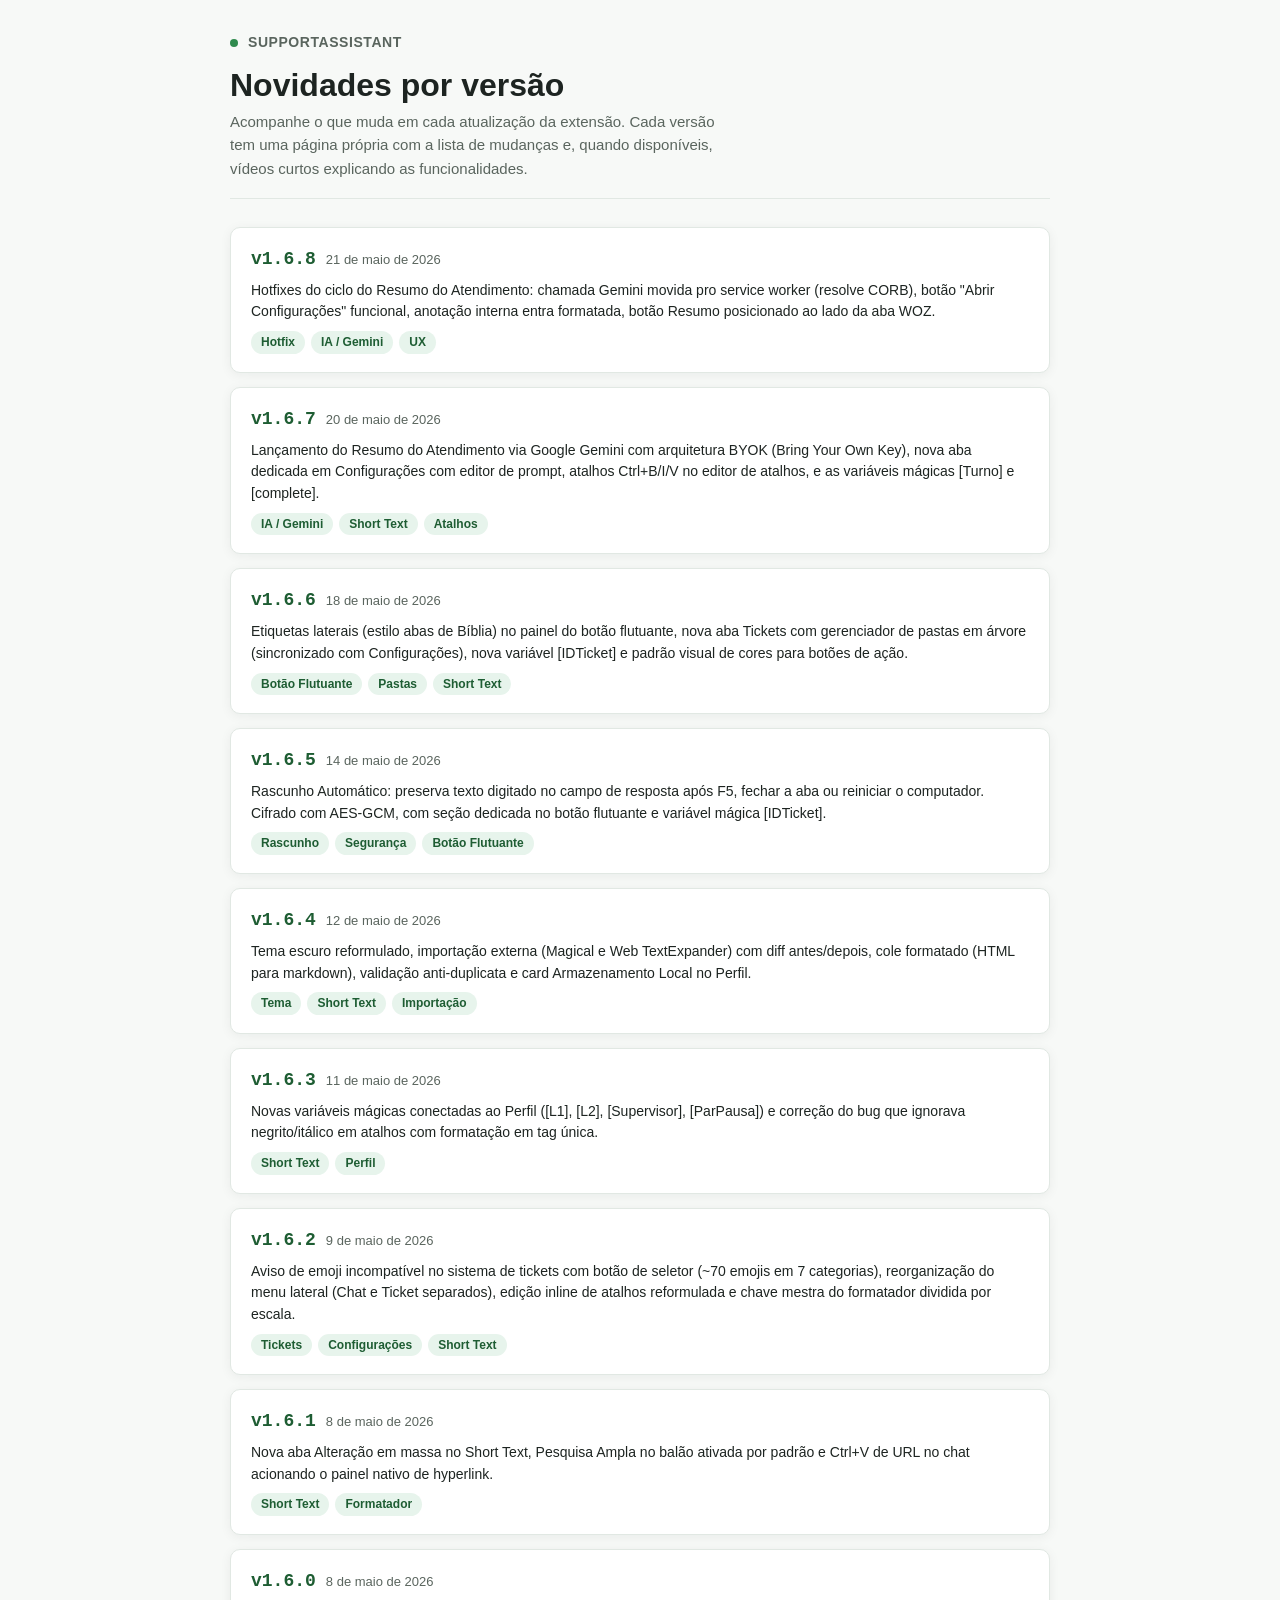
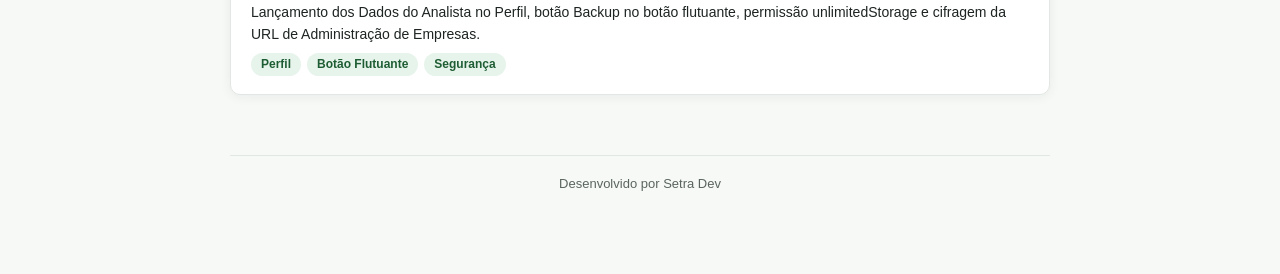
<file: index.html>
<!DOCTYPE html>
<html lang="pt-BR">
<head>
    <meta charset="UTF-8">
    <meta name="viewport" content="width=device-width, initial-scale=1.0">
    <title>SupportAssistant: Novidades</title>
    <meta name="description" content="Veja as novidades de cada versão do SupportAssistant, com vídeos explicativos das funcionalidades.">
    <link rel="stylesheet" href="assets/style.css">
</head>
<body>
    <main class="wrap">
        <header class="site-header">
            <div class="brand"><span class="dot"></span> SupportAssistant</div>
            <h1>Novidades por versão</h1>
            <p class="lead">Acompanhe o que muda em cada atualização da extensão. Cada versão tem uma página própria com a lista de mudanças e, quando disponíveis, vídeos curtos explicando as funcionalidades.</p>
        </header>

        <section class="versions">

            <a class="version-card" href="v1.6.8/">
                <div class="v-row">
                    <span class="v-num">v1.6.8</span>
                    <span class="v-date">21 de maio de 2026</span>
                </div>
                <p class="v-summary">Hotfixes do ciclo do Resumo do Atendimento: chamada Gemini movida pro service worker (resolve CORB), botão "Abrir Configurações" funcional, anotação interna entra formatada, botão Resumo posicionado ao lado da aba WOZ.</p>
                <div class="v-tags">
                    <span class="v-tag">Hotfix</span>
                    <span class="v-tag">IA / Gemini</span>
                    <span class="v-tag">UX</span>
                </div>
            </a>

            <a class="version-card" href="v1.6.7/">
                <div class="v-row">
                    <span class="v-num">v1.6.7</span>
                    <span class="v-date">20 de maio de 2026</span>
                </div>
                <p class="v-summary">Lançamento do Resumo do Atendimento via Google Gemini com arquitetura BYOK (Bring Your Own Key), nova aba dedicada em Configurações com editor de prompt, atalhos Ctrl+B/I/V no editor de atalhos, e as variáveis mágicas [Turno] e [complete].</p>
                <div class="v-tags">
                    <span class="v-tag">IA / Gemini</span>
                    <span class="v-tag">Short Text</span>
                    <span class="v-tag">Atalhos</span>
                </div>
            </a>

            <a class="version-card" href="v1.6.6/">
                <div class="v-row">
                    <span class="v-num">v1.6.6</span>
                    <span class="v-date">18 de maio de 2026</span>
                </div>
                <p class="v-summary">Etiquetas laterais (estilo abas de Bíblia) no painel do botão flutuante, nova aba Tickets com gerenciador de pastas em árvore (sincronizado com Configurações), nova variável [IDTicket] e padrão visual de cores para botões de ação.</p>
                <div class="v-tags">
                    <span class="v-tag">Botão Flutuante</span>
                    <span class="v-tag">Pastas</span>
                    <span class="v-tag">Short Text</span>
                </div>
            </a>

            <a class="version-card" href="v1.6.5/">
                <div class="v-row">
                    <span class="v-num">v1.6.5</span>
                    <span class="v-date">14 de maio de 2026</span>
                </div>
                <p class="v-summary">Rascunho Automático: preserva texto digitado no campo de resposta após F5, fechar a aba ou reiniciar o computador. Cifrado com AES-GCM, com seção dedicada no botão flutuante e variável mágica [IDTicket].</p>
                <div class="v-tags">
                    <span class="v-tag">Rascunho</span>
                    <span class="v-tag">Segurança</span>
                    <span class="v-tag">Botão Flutuante</span>
                </div>
            </a>

            <a class="version-card" href="v1.6.4/">
                <div class="v-row">
                    <span class="v-num">v1.6.4</span>
                    <span class="v-date">12 de maio de 2026</span>
                </div>
                <p class="v-summary">Tema escuro reformulado, importação externa (Magical e Web TextExpander) com diff antes/depois, cole formatado (HTML para markdown), validação anti-duplicata e card Armazenamento Local no Perfil.</p>
                <div class="v-tags">
                    <span class="v-tag">Tema</span>
                    <span class="v-tag">Short Text</span>
                    <span class="v-tag">Importação</span>
                </div>
            </a>

            <a class="version-card" href="v1.6.3/">
                <div class="v-row">
                    <span class="v-num">v1.6.3</span>
                    <span class="v-date">11 de maio de 2026</span>
                </div>
                <p class="v-summary">Novas variáveis mágicas conectadas ao Perfil ([L1], [L2], [Supervisor], [ParPausa]) e correção do bug que ignorava negrito/itálico em atalhos com formatação em tag única.</p>
                <div class="v-tags">
                    <span class="v-tag">Short Text</span>
                    <span class="v-tag">Perfil</span>
                </div>
            </a>

            <a class="version-card" href="v1.6.2/">
                <div class="v-row">
                    <span class="v-num">v1.6.2</span>
                    <span class="v-date">9 de maio de 2026</span>
                </div>
                <p class="v-summary">Aviso de emoji incompatível no sistema de tickets com botão de seletor (~70 emojis em 7 categorias), reorganização do menu lateral (Chat e Ticket separados), edição inline de atalhos reformulada e chave mestra do formatador dividida por escala.</p>
                <div class="v-tags">
                    <span class="v-tag">Tickets</span>
                    <span class="v-tag">Configurações</span>
                    <span class="v-tag">Short Text</span>
                </div>
            </a>

            <a class="version-card" href="v1.6.1/">
                <div class="v-row">
                    <span class="v-num">v1.6.1</span>
                    <span class="v-date">8 de maio de 2026</span>
                </div>
                <p class="v-summary">Nova aba Alteração em massa no Short Text, Pesquisa Ampla no balão ativada por padrão e Ctrl+V de URL no chat acionando o painel nativo de hyperlink.</p>
                <div class="v-tags">
                    <span class="v-tag">Short Text</span>
                    <span class="v-tag">Formatador</span>
                </div>
            </a>

            <a class="version-card" href="v1.6.0/">
                <div class="v-row">
                    <span class="v-num">v1.6.0</span>
                    <span class="v-date">8 de maio de 2026</span>
                </div>
                <p class="v-summary">Lançamento dos Dados do Analista no Perfil, botão Backup no botão flutuante, permissão unlimitedStorage e cifragem da URL de Administração de Empresas.</p>
                <div class="v-tags">
                    <span class="v-tag">Perfil</span>
                    <span class="v-tag">Botão Flutuante</span>
                    <span class="v-tag">Segurança</span>
                </div>
            </a>

        </section>

        <footer class="site-footer">
            Desenvolvido por <a href="https://setradev.com" target="_blank" rel="noopener">Setra Dev</a>
        </footer>
    </main>
</body>
</html>
</file>
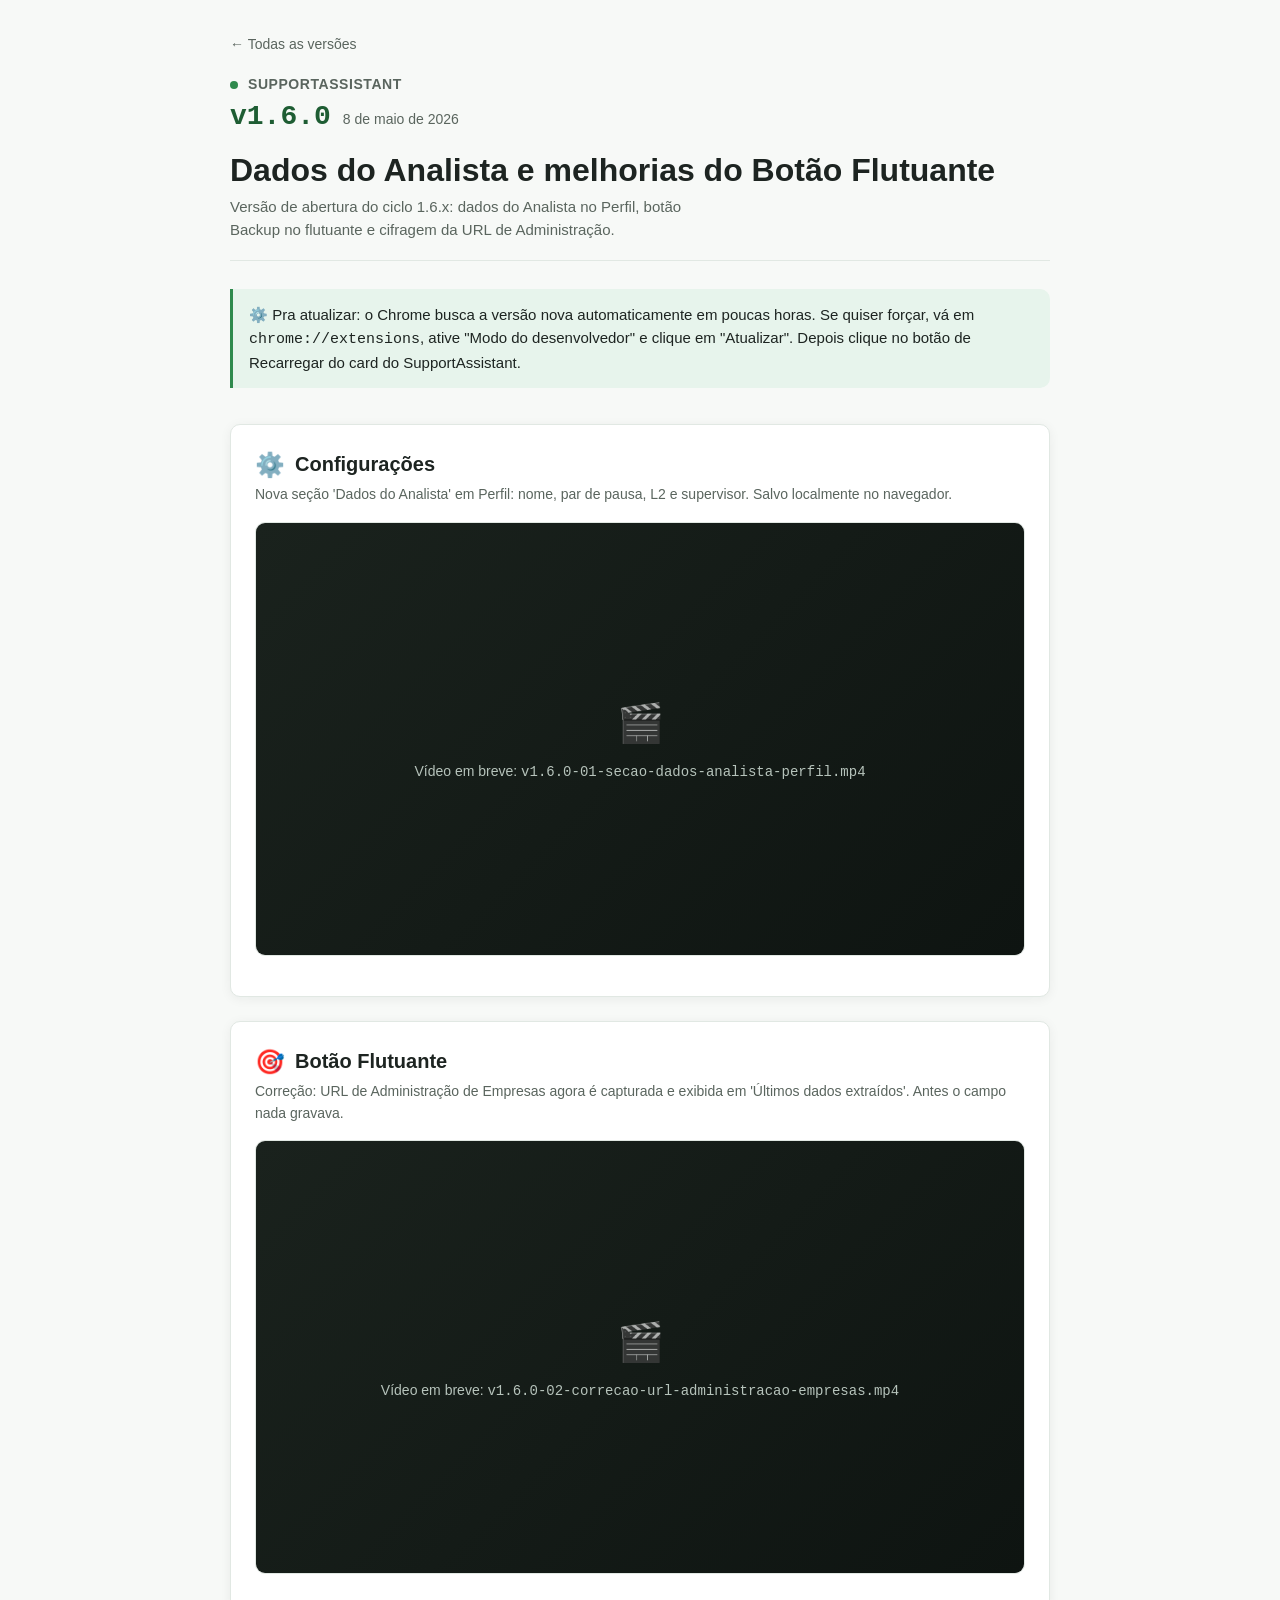
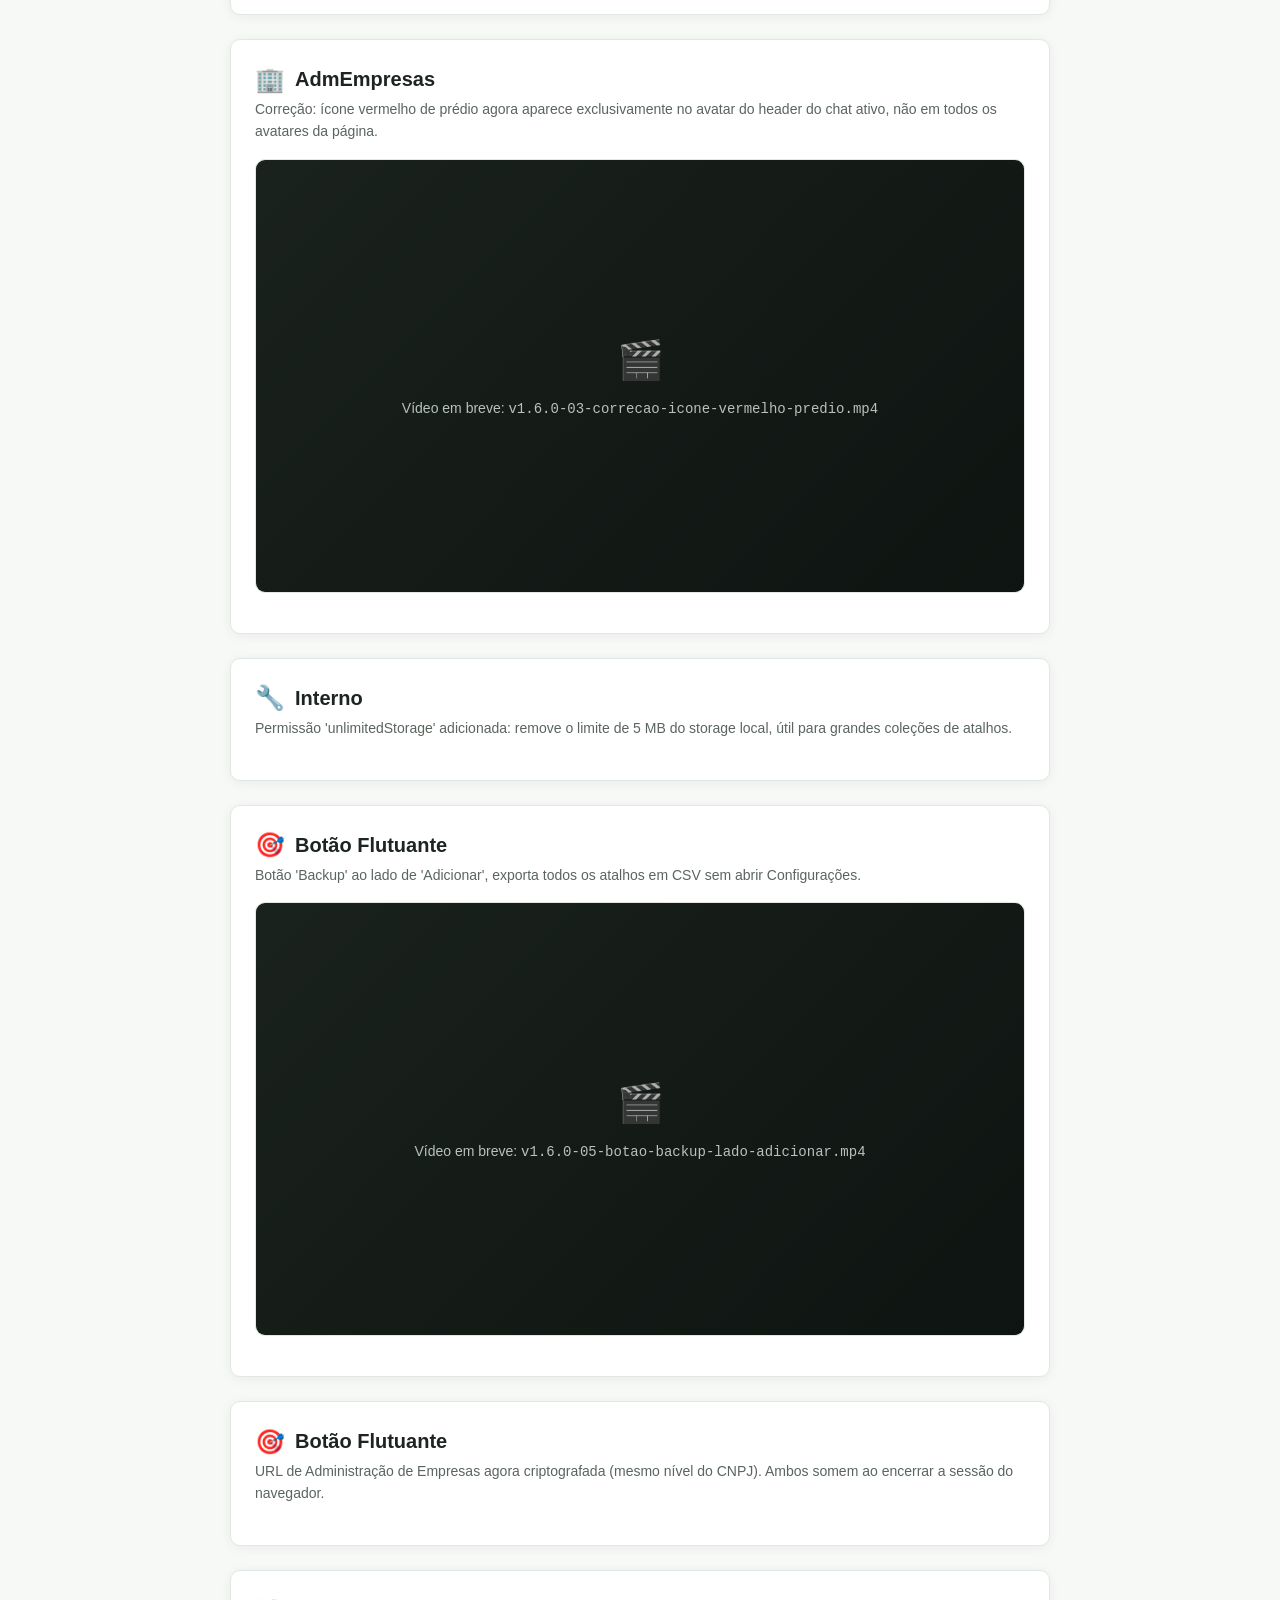
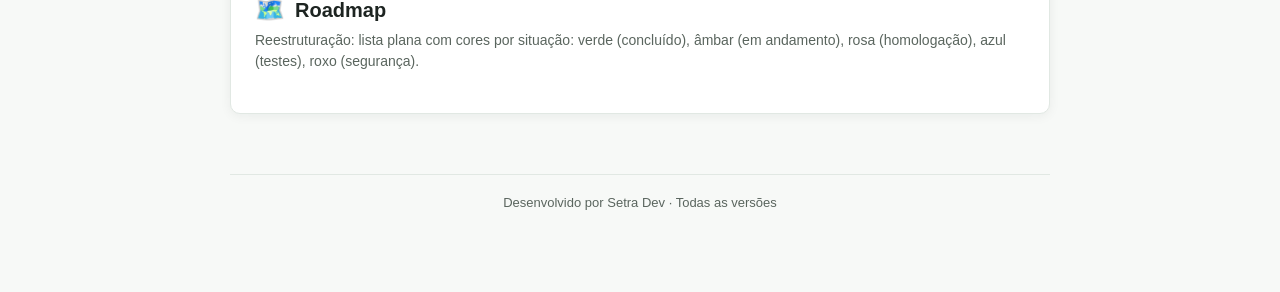
<file: v1.6.0/index.html>
<!DOCTYPE html>
<html lang="pt-BR">
<head>
    <meta charset="UTF-8">
    <meta name="viewport" content="width=device-width, initial-scale=1.0">
    <title>SupportAssistant v1.6.0: Novidades</title>
    <meta name="description" content="Versão de abertura do ciclo 1.6.x: dados do Analista no Perfil, botão Backup no flutuante e cifragem da URL de Administração.">
    <link rel="stylesheet" href="../assets/style.css">
</head>
<body>
    <main class="wrap">

        <a class="back-link" href="../">← Todas as versões</a>

        <header class="site-header">
            <div class="brand"><span class="dot"></span> SupportAssistant</div>
            <div class="version-meta">
                <span class="v-num-big">v1.6.0</span>
                <span class="v-date-big">8 de maio de 2026</span>
            </div>
            <h1>Dados do Analista e melhorias do Botão Flutuante</h1>
            <p class="lead">Versão de abertura do ciclo 1.6.x: dados do Analista no Perfil, botão Backup no flutuante e cifragem da URL de Administração.</p>
        </header>

        <div class="intro">
            ⚙️ Pra atualizar: o Chrome busca a versão nova automaticamente em poucas horas. Se quiser forçar, vá em <code>chrome://extensions</code>, ative "Modo do desenvolvedor" e clique em "Atualizar". Depois clique no botão de Recarregar do card do SupportAssistant.
        </div>

        <section class="feature">
            <h2><span class="icon">⚙️</span> Configurações</h2>
            <p class="feature-sub">Nova seção &#39;Dados do Analista&#39; em Perfil: nome, par de pausa, L2 e supervisor. Salvo localmente no navegador.</p>

            <div class="video-wrap">
                <video src="../assets/videos/v1.6.0-01-secao-dados-analista-perfil.mp4" autoplay muted loop playsinline></video>
                <div class="video-placeholder" hidden>
                    <div class="ph-icon">🎬</div>
                    <div>Vídeo em breve: <code>v1.6.0-01-secao-dados-analista-perfil.mp4</code></div>
                </div>
            </div>
        </section>

        <section class="feature">
            <h2><span class="icon">🎯</span> Botão Flutuante</h2>
            <p class="feature-sub">Correção: URL de Administração de Empresas agora é capturada e exibida em &#39;Últimos dados extraídos&#39;. Antes o campo nada gravava.</p>

            <div class="video-wrap">
                <video src="../assets/videos/v1.6.0-02-correcao-url-administracao-empresas.mp4" autoplay muted loop playsinline></video>
                <div class="video-placeholder" hidden>
                    <div class="ph-icon">🎬</div>
                    <div>Vídeo em breve: <code>v1.6.0-02-correcao-url-administracao-empresas.mp4</code></div>
                </div>
            </div>
        </section>

        <section class="feature">
            <h2><span class="icon">🏢</span> AdmEmpresas</h2>
            <p class="feature-sub">Correção: ícone vermelho de prédio agora aparece exclusivamente no avatar do header do chat ativo, não em todos os avatares da página.</p>

            <div class="video-wrap">
                <video src="../assets/videos/v1.6.0-03-correcao-icone-vermelho-predio.mp4" autoplay muted loop playsinline></video>
                <div class="video-placeholder" hidden>
                    <div class="ph-icon">🎬</div>
                    <div>Vídeo em breve: <code>v1.6.0-03-correcao-icone-vermelho-predio.mp4</code></div>
                </div>
            </div>
        </section>

        <section class="feature">
            <h2><span class="icon">🔧</span> Interno</h2>
            <p class="feature-sub">Permissão &#39;unlimitedStorage&#39; adicionada: remove o limite de 5 MB do storage local, útil para grandes coleções de atalhos.</p>
        </section>

        <section class="feature">
            <h2><span class="icon">🎯</span> Botão Flutuante</h2>
            <p class="feature-sub">Botão &#39;Backup&#39; ao lado de &#39;Adicionar&#39;, exporta todos os atalhos em CSV sem abrir Configurações.</p>

            <div class="video-wrap">
                <video src="../assets/videos/v1.6.0-05-botao-backup-lado-adicionar.mp4" autoplay muted loop playsinline></video>
                <div class="video-placeholder" hidden>
                    <div class="ph-icon">🎬</div>
                    <div>Vídeo em breve: <code>v1.6.0-05-botao-backup-lado-adicionar.mp4</code></div>
                </div>
            </div>
        </section>

        <section class="feature">
            <h2><span class="icon">🎯</span> Botão Flutuante</h2>
            <p class="feature-sub">URL de Administração de Empresas agora criptografada (mesmo nível do CNPJ). Ambos somem ao encerrar a sessão do navegador.</p>
        </section>

        <section class="feature">
            <h2><span class="icon">🗺️</span> Roadmap</h2>
            <p class="feature-sub">Reestruturação: lista plana com cores por situação: verde (concluído), âmbar (em andamento), rosa (homologação), azul (testes), roxo (segurança).</p>
        </section>

        <footer class="site-footer">
            Desenvolvido por <a href="https://setradev.com" target="_blank" rel="noopener">Setra Dev</a> · <a href="../">Todas as versões</a>
        </footer>

    </main>

    <!-- ─── Script: troca vídeo por placeholder se arquivo não existir ── -->
    <script>
        // Quando o MP4 ainda não foi gravado, o <video> falha no carregamento.
        // Esse handler troca o vídeo pelo placeholder "🎬 Vídeo em breve" sem
        // quebrar o layout da página.
        document.querySelectorAll('.feature .video-wrap').forEach(function (wrap) {
            var video = wrap.querySelector('video');
            var placeholder = wrap.querySelector('.video-placeholder');
            if (!video || !placeholder) return;

            function trocarParaPlaceholder() {
                video.style.display = 'none';
                placeholder.hidden = false;
            }

            video.addEventListener('error', trocarParaPlaceholder);
            // Alguns browsers não disparam 'error' quando o arquivo dá 404 num
            // <source> implícito. Fallback: se depois de 800ms o readyState
            // ainda for 0 (HAVE_NOTHING), assumimos que falhou.
            setTimeout(function () {
                if (video.readyState === 0 && video.networkState >= 3) {
                    trocarParaPlaceholder();
                }
            }, 800);
        });
    </script>
</body>
</html>
</file>
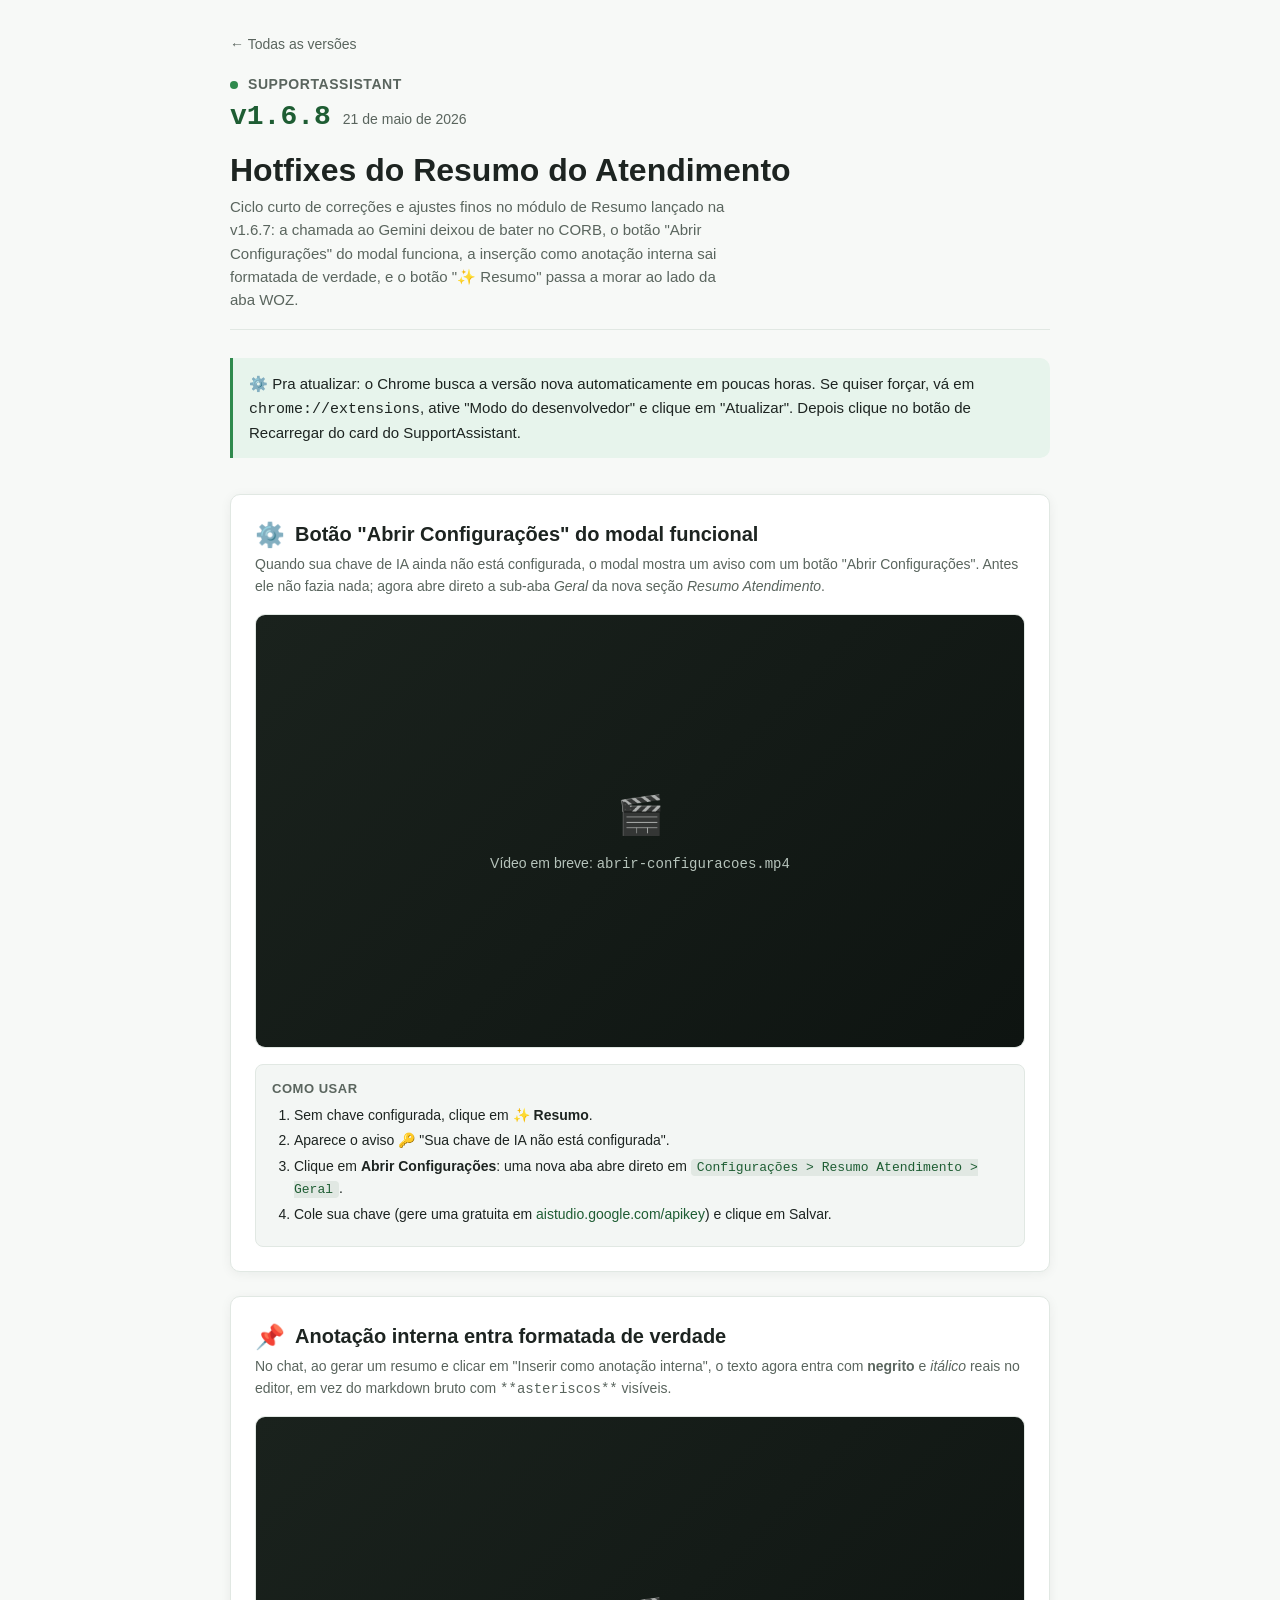
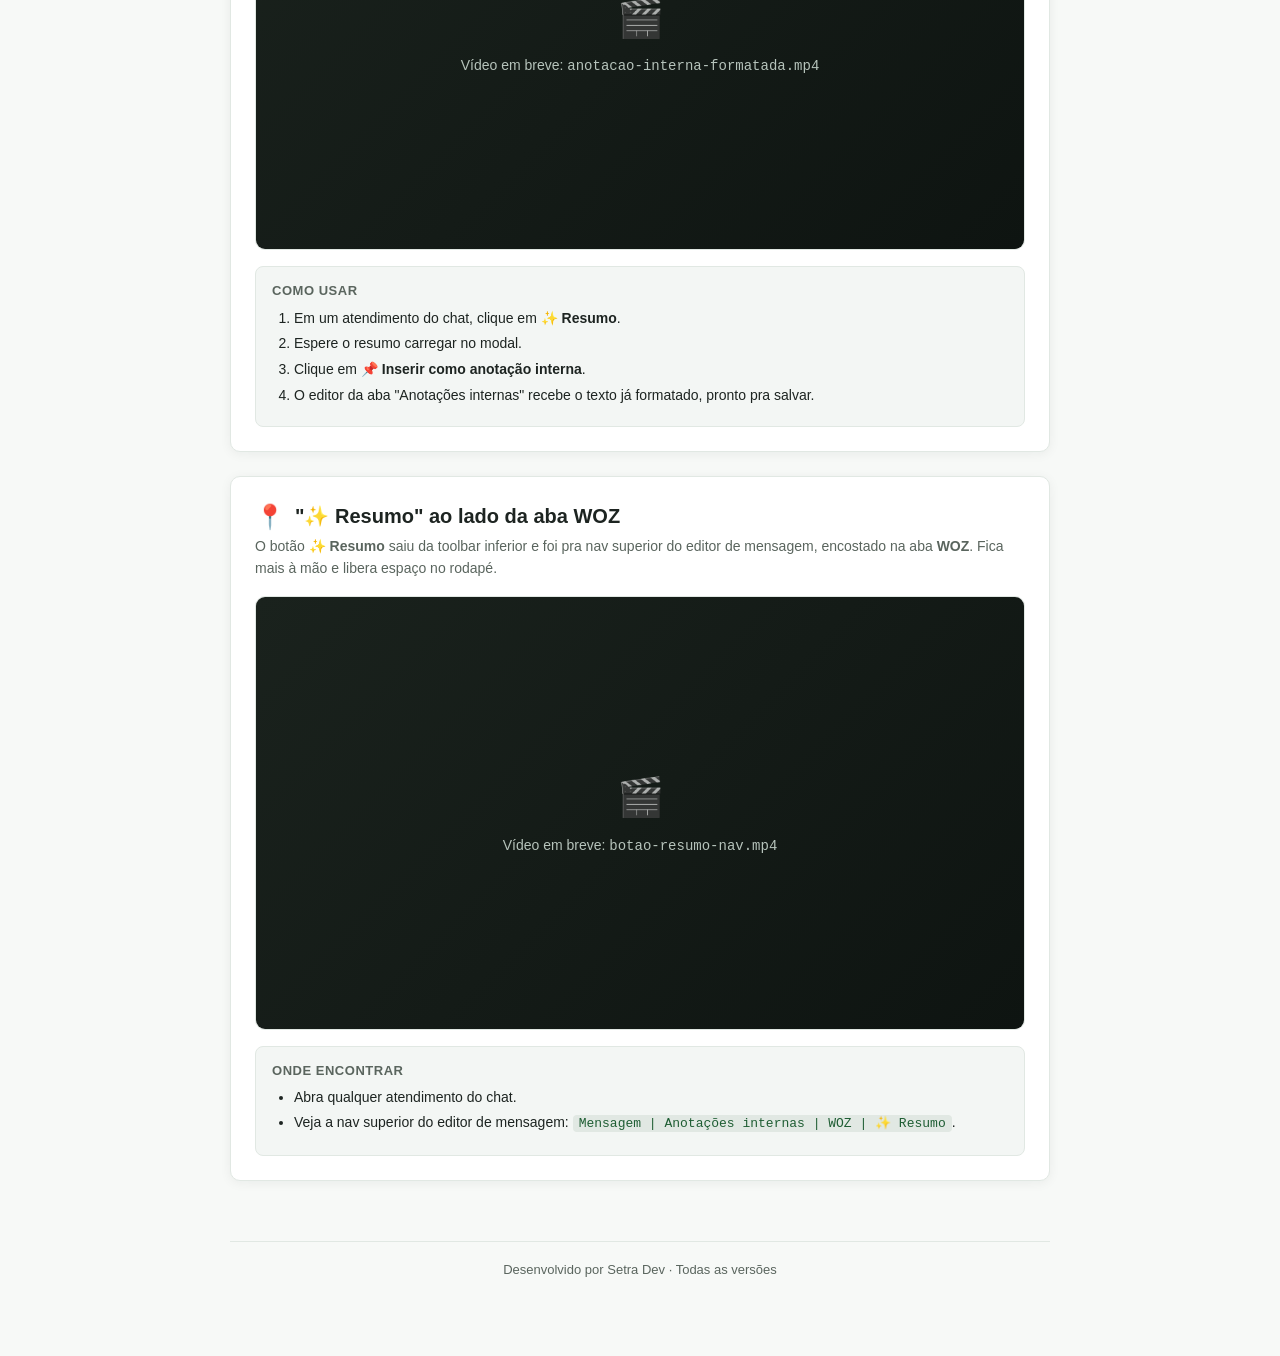
<file: v1.6.8/index.html>
<!DOCTYPE html>
<html lang="pt-BR">
<head>
    <meta charset="UTF-8">
    <meta name="viewport" content="width=device-width, initial-scale=1.0">
    <title>SupportAssistant v1.6.8: Novidades</title>
    <meta name="description" content="Hotfixes e melhorias do Resumo do Atendimento, com vídeos explicativos.">
    <link rel="stylesheet" href="../assets/style.css">
</head>
<body>
    <main class="wrap">

        <a class="back-link" href="../">← Todas as versões</a>

        <header class="site-header">
            <div class="brand"><span class="dot"></span> SupportAssistant</div>
            <div class="version-meta">
                <span class="v-num-big">v1.6.8</span>
                <span class="v-date-big">21 de maio de 2026</span>
            </div>
            <h1>Hotfixes do Resumo do Atendimento</h1>
            <p class="lead">Ciclo curto de correções e ajustes finos no módulo de Resumo lançado na v1.6.7: a chamada ao Gemini deixou de bater no CORB, o botão "Abrir Configurações" do modal funciona, a inserção como anotação interna sai formatada de verdade, e o botão "✨ Resumo" passa a morar ao lado da aba WOZ.</p>
        </header>

        <div class="intro">
            ⚙️ Pra atualizar: o Chrome busca a versão nova automaticamente em poucas horas. Se quiser forçar, vá em <code>chrome://extensions</code>, ative "Modo do desenvolvedor" e clique em "Atualizar". Depois clique no botão de Recarregar do card do SupportAssistant.
        </div>

        <!-- ─── Feature 1: Abrir Configurações ─────────────────────── -->
        <section class="feature">
            <h2><span class="icon">⚙️</span> Botão "Abrir Configurações" do modal funcional</h2>
            <p class="feature-sub">Quando sua chave de IA ainda não está configurada, o modal mostra um aviso com um botão "Abrir Configurações". Antes ele não fazia nada; agora abre direto a sub-aba <em>Geral</em> da nova seção <em>Resumo Atendimento</em>.</p>

            <div class="video-wrap">
                <video src="../assets/videos/abrir-configuracoes.mp4" autoplay muted loop playsinline></video>
                <div class="video-placeholder" hidden>
                    <div class="ph-icon">🎬</div>
                    <div>Vídeo em breve: <code>abrir-configuracoes.mp4</code></div>
                </div>
            </div>

            <div class="howto">
                <h3>Como usar</h3>
                <ol>
                    <li>Sem chave configurada, clique em <strong>✨ Resumo</strong>.</li>
                    <li>Aparece o aviso 🔑 "Sua chave de IA não está configurada".</li>
                    <li>Clique em <strong>Abrir Configurações</strong>: uma nova aba abre direto em <code>Configurações &gt; Resumo Atendimento &gt; Geral</code>.</li>
                    <li>Cole sua chave (gere uma gratuita em <a href="https://aistudio.google.com/apikey" target="_blank" rel="noopener">aistudio.google.com/apikey</a>) e clique em Salvar.</li>
                </ol>
            </div>
        </section>

        <!-- ─── Feature 3: Anotação interna formatada ──────────────── -->
        <section class="feature">
            <h2><span class="icon">📌</span> Anotação interna entra formatada de verdade</h2>
            <p class="feature-sub">No chat, ao gerar um resumo e clicar em "Inserir como anotação interna", o texto agora entra com <strong>negrito</strong> e <em>itálico</em> reais no editor, em vez do markdown bruto com <code>**asteriscos**</code> visíveis.</p>

            <div class="video-wrap">
                <video src="../assets/videos/anotacao-interna-formatada.mp4" autoplay muted loop playsinline></video>
                <div class="video-placeholder" hidden>
                    <div class="ph-icon">🎬</div>
                    <div>Vídeo em breve: <code>anotacao-interna-formatada.mp4</code></div>
                </div>
            </div>

            <div class="howto">
                <h3>Como usar</h3>
                <ol>
                    <li>Em um atendimento do chat, clique em <strong>✨ Resumo</strong>.</li>
                    <li>Espere o resumo carregar no modal.</li>
                    <li>Clique em <strong>📌 Inserir como anotação interna</strong>.</li>
                    <li>O editor da aba "Anotações internas" recebe o texto já formatado, pronto pra salvar.</li>
                </ol>
            </div>
        </section>

        <!-- ─── Feature 4: Botão ao lado da aba WOZ ────────────────── -->
        <section class="feature">
            <h2><span class="icon">📍</span> "✨ Resumo" ao lado da aba WOZ</h2>
            <p class="feature-sub">O botão <strong>✨ Resumo</strong> saiu da toolbar inferior e foi pra nav superior do editor de mensagem, encostado na aba <strong>WOZ</strong>. Fica mais à mão e libera espaço no rodapé.</p>

            <div class="video-wrap">
                <video src="../assets/videos/botao-resumo-nav.mp4" autoplay muted loop playsinline></video>
                <div class="video-placeholder" hidden>
                    <div class="ph-icon">🎬</div>
                    <div>Vídeo em breve: <code>botao-resumo-nav.mp4</code></div>
                </div>
            </div>

            <div class="howto">
                <h3>Onde encontrar</h3>
                <ul>
                    <li>Abra qualquer atendimento do chat.</li>
                    <li>Veja a nav superior do editor de mensagem: <code>Mensagem | Anotações internas | WOZ | ✨ Resumo</code>.</li>
                </ul>
            </div>
        </section>

        <footer class="site-footer">
            Desenvolvido por <a href="https://setradev.com" target="_blank" rel="noopener">Setra Dev</a> · <a href="../">Todas as versões</a>
        </footer>

    </main>

    <!-- ─── Script: troca vídeo por placeholder se arquivo não existir ── -->
    <script>
        // Quando o MP4 ainda não foi gravado, o <video> falha no carregamento.
        // Esse handler troca o vídeo pelo placeholder "🎬 Vídeo em breve" sem
        // quebrar o layout da página.
        document.querySelectorAll('.feature .video-wrap').forEach(function (wrap) {
            var video = wrap.querySelector('video');
            var placeholder = wrap.querySelector('.video-placeholder');
            if (!video || !placeholder) return;

            function trocarParaPlaceholder() {
                video.style.display = 'none';
                placeholder.hidden = false;
            }

            video.addEventListener('error', trocarParaPlaceholder);
            // Alguns browsers não disparam 'error' quando o arquivo dá 404 num
            // <source> implícito. Fallback: se depois de 800ms o readyState
            // ainda for 0 (HAVE_NOTHING), assumimos que falhou.
            setTimeout(function () {
                if (video.readyState === 0 && video.networkState >= 3) {
                    trocarParaPlaceholder();
                }
            }, 800);
        });
    </script>
</body>
</html>
</file>
<file: assets/style.css>
/* SupportAssistant Novidades - identidade Setra Dev
   Limpo, mobile-first, verde como acento (alinhado com tema da extensão).
*/

:root {
    --bg: #f7f9f7;
    --bg-card: #ffffff;
    --fg: #1d2421;
    --fg-muted: #5a655e;
    --border: #e1e8e3;
    --accent: #2f8a4d;
    --accent-soft: #e7f4ec;
    --accent-deep: #1e5d33;
    --shadow: 0 2px 12px rgba(20, 40, 30, 0.06);
    --radius: 10px;
    --maxw: 860px;
    --font: -apple-system, BlinkMacSystemFont, "Segoe UI", Inter, Roboto, sans-serif;
    --mono: ui-monospace, "SF Mono", "Cascadia Mono", Consolas, monospace;
}

* { box-sizing: border-box; }

html, body {
    margin: 0;
    padding: 0;
    background: var(--bg);
    color: var(--fg);
    font-family: var(--font);
    font-size: 16px;
    line-height: 1.55;
    -webkit-font-smoothing: antialiased;
}

a { color: var(--accent-deep); text-decoration: none; }
a:hover { color: var(--accent); text-decoration: underline; }

/* ─── Layout ─────────────────────────────────────────────────────────── */
.wrap {
    max-width: var(--maxw);
    margin: 0 auto;
    padding: 32px 20px 80px;
}

.site-header {
    margin-bottom: 28px;
    padding-bottom: 18px;
    border-bottom: 1px solid var(--border);
}
.site-header .brand {
    display: flex;
    align-items: center;
    gap: 10px;
    font-weight: 700;
    font-size: 14px;
    color: var(--fg-muted);
    letter-spacing: 0.04em;
    text-transform: uppercase;
}
.site-header .brand .dot {
    width: 8px; height: 8px;
    background: var(--accent);
    border-radius: 50%;
}
.site-header h1 {
    margin: 12px 0 6px;
    font-size: 32px;
    line-height: 1.2;
    font-weight: 700;
}
.site-header p.lead {
    margin: 0;
    color: var(--fg-muted);
    font-size: 15px;
    max-width: 60ch;
}

/* ─── Lista de versões (index.html) ──────────────────────────────────── */
.versions {
    display: grid;
    gap: 14px;
}
.version-card {
    display: block;
    padding: 18px 20px;
    background: var(--bg-card);
    border: 1px solid var(--border);
    border-radius: var(--radius);
    box-shadow: var(--shadow);
    transition: transform 0.12s ease, border-color 0.12s ease;
}
.version-card:hover {
    text-decoration: none;
    border-color: var(--accent);
    transform: translateY(-1px);
}
.version-card .v-row {
    display: flex;
    align-items: baseline;
    gap: 10px;
    flex-wrap: wrap;
}
.version-card .v-num {
    font-family: var(--mono);
    font-size: 18px;
    font-weight: 700;
    color: var(--accent-deep);
}
.version-card .v-date {
    color: var(--fg-muted);
    font-size: 13px;
}
.version-card .v-summary {
    margin: 6px 0 0;
    color: var(--fg);
    font-size: 14px;
}
.version-card .v-tags {
    margin-top: 8px;
    display: flex;
    gap: 6px;
    flex-wrap: wrap;
}
.version-card .v-tag {
    background: var(--accent-soft);
    color: var(--accent-deep);
    border-radius: 999px;
    padding: 2px 10px;
    font-size: 12px;
    font-weight: 600;
}

/* ─── Página de versão ───────────────────────────────────────────────── */
.back-link {
    display: inline-flex;
    align-items: center;
    gap: 6px;
    font-size: 14px;
    margin-bottom: 18px;
    color: var(--fg-muted);
}
.back-link:hover { color: var(--accent); text-decoration: none; }

.version-meta {
    display: flex;
    align-items: baseline;
    gap: 12px;
    flex-wrap: wrap;
    margin-bottom: 6px;
}
.version-meta .v-num-big {
    font-family: var(--mono);
    font-size: 28px;
    font-weight: 700;
    color: var(--accent-deep);
}
.version-meta .v-date-big {
    color: var(--fg-muted);
    font-size: 14px;
}

.intro {
    background: var(--accent-soft);
    border-left: 3px solid var(--accent);
    padding: 14px 16px;
    border-radius: 0 var(--radius) var(--radius) 0;
    margin: 18px 0 36px;
    color: var(--fg);
    font-size: 15px;
}

/* ─── Features ───────────────────────────────────────────────────────── */
.feature {
    background: var(--bg-card);
    border: 1px solid var(--border);
    border-radius: var(--radius);
    box-shadow: var(--shadow);
    padding: 24px;
    margin-bottom: 24px;
}
.feature h2 {
    margin: 0 0 4px;
    font-size: 20px;
    display: flex;
    align-items: center;
    gap: 10px;
}
.feature h2 .icon {
    font-size: 24px;
    line-height: 1;
}
.feature .feature-sub {
    margin: 0 0 16px;
    color: var(--fg-muted);
    font-size: 14px;
}

.feature .video-wrap {
    margin: 16px 0;
    border-radius: var(--radius);
    overflow: hidden;
    background: #0e1411;
    border: 1px solid var(--border);
    position: relative;
}
.feature video {
    display: block;
    width: 100%;
    height: auto;
    background: #0e1411;
}
.feature .video-placeholder {
    aspect-ratio: 16 / 9;
    display: flex;
    align-items: center;
    justify-content: center;
    flex-direction: column;
    color: #b6c3bb;
    font-size: 14px;
    text-align: center;
    padding: 20px;
    background: linear-gradient(135deg, #1a221d, #0e1411);
}
/* O atributo HTML "hidden" precisa vencer a regra acima de display:flex.
   Sem essa linha, o placeholder fica visível mesmo quando o JS marcou
   hidden=true (ou seja: quando o vídeo carregou com sucesso). */
.feature .video-placeholder[hidden] {
    display: none;
}
.feature .video-placeholder .ph-icon {
    font-size: 38px;
    margin-bottom: 8px;
    opacity: 0.7;
}

.howto {
    margin-top: 16px;
    padding: 14px 16px;
    background: #f3f6f4;
    border-radius: 8px;
    border: 1px solid var(--border);
}
.howto h3 {
    margin: 0 0 6px;
    font-size: 13px;
    font-weight: 700;
    color: var(--fg-muted);
    text-transform: uppercase;
    letter-spacing: 0.04em;
}
.howto ol, .howto ul {
    margin: 6px 0;
    padding-left: 22px;
}
.howto li {
    margin-bottom: 4px;
    font-size: 14px;
}
.howto code {
    background: #e1e8e3;
    color: var(--accent-deep);
    padding: 1px 6px;
    border-radius: 4px;
    font-family: var(--mono);
    font-size: 13px;
}

/* ─── Changelog simples (página de versão sem "features" decoradas) ─── */
.changelog {
    background: var(--bg-card);
    border: 1px solid var(--border);
    border-radius: var(--radius);
    box-shadow: var(--shadow);
    padding: 24px 28px;
    margin-bottom: 24px;
}
.changelog h2 {
    margin: 0 0 14px;
    font-size: 18px;
    color: var(--fg);
}
.changes {
    list-style: none;
    padding: 0;
    margin: 0;
}
.changes li {
    padding: 12px 0;
    border-bottom: 1px solid var(--border);
    font-size: 14px;
    line-height: 1.55;
}
.changes li:last-child { border-bottom: none; }
.tag-mod {
    display: inline-block;
    background: var(--accent-soft);
    color: var(--accent-deep);
    font-family: var(--mono);
    font-size: 11px;
    font-weight: 700;
    padding: 2px 8px;
    border-radius: 999px;
    margin-right: 8px;
    vertical-align: middle;
}

.site-footer {
    margin-top: 60px;
    padding-top: 18px;
    border-top: 1px solid var(--border);
    color: var(--fg-muted);
    font-size: 13px;
    text-align: center;
}
.site-footer a { color: var(--fg-muted); }

/* ─── Mobile ─────────────────────────────────────────────────────────── */
@media (max-width: 600px) {
    .wrap { padding: 24px 16px 60px; }
    .site-header h1 { font-size: 26px; }
    .feature { padding: 18px; }
    .feature h2 { font-size: 18px; }
    .version-meta .v-num-big { font-size: 22px; }
}
</file>
